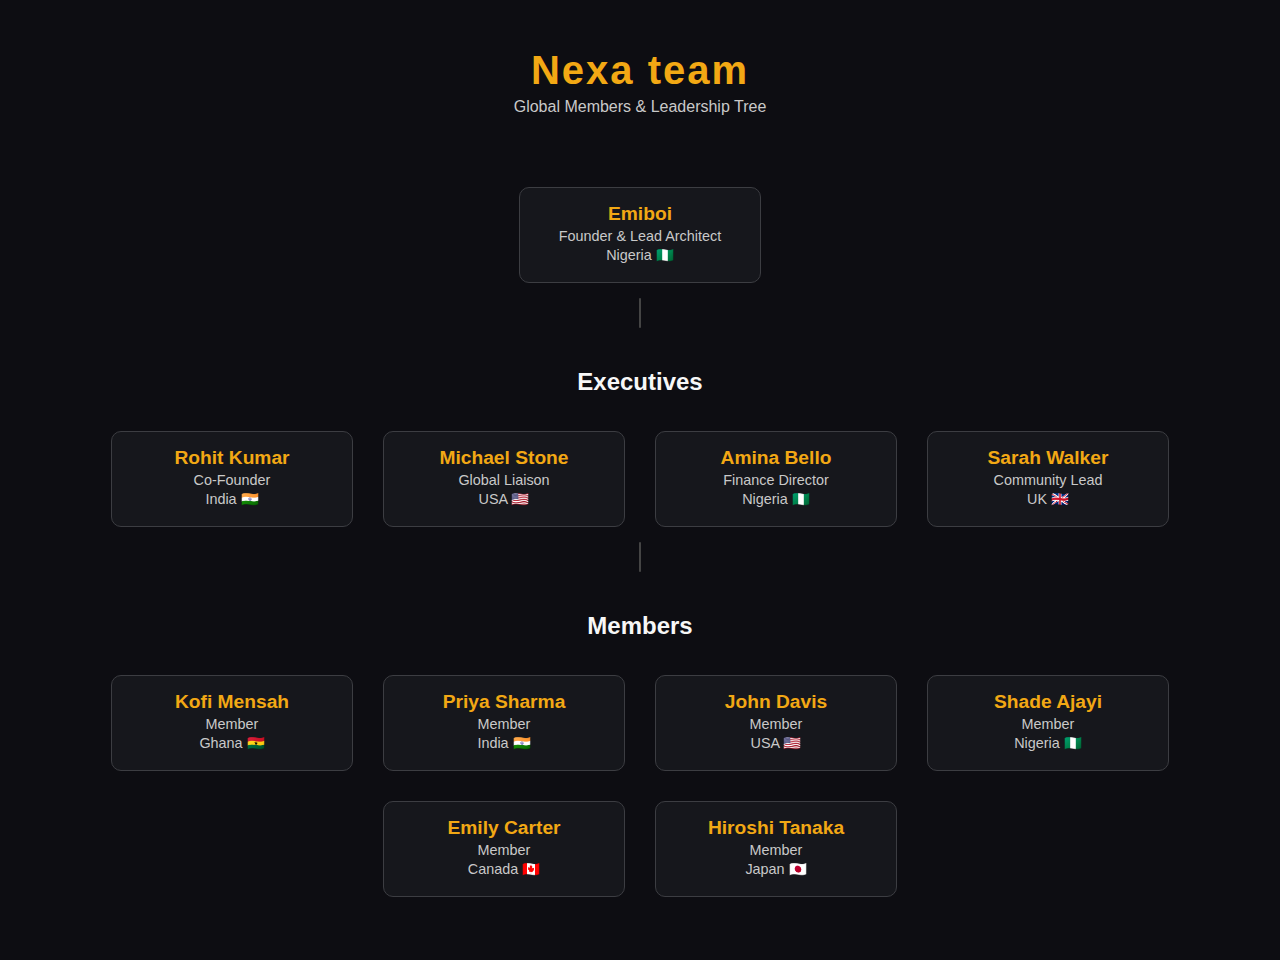
<file: MIN/h.html>
<!DOCTYPE html>
<html lang="en">
<head>
<meta charset="UTF-8">
<title>Nexa Social Club Tree</title>
<style>
  body {
    background: #0d0d12;
    font-family: Arial, sans-serif;
    color: #f7f7f7;
    padding: 40px;
    display: flex;
    justify-content: center;
    flex-direction: column;
    align-items: center;
  }

  /* Header */
  .header {
    text-align: center;
    margin-bottom: 40px;
  }

  .header h1 {
    font-size: 2.5rem;
    color: #F2A814;
    margin: 0;
    letter-spacing: 2px;
  }

  .header p {
    font-size: 1rem;
    color: #c9c9c9;
    margin-top: 5px;
  }

  .tree {
    text-align: center;
  }

  .node {
    background: #16171c;
    border: 1px solid #3c3d42;
    padding: 15px 20px;
    border-radius: 10px;
    display: inline-block;
    margin: 15px;
    min-width: 200px;
  }

  .node h3 {
    margin: 0;
    color: #F2A814;
    font-size: 1.2rem;
  }

  .node p {
    margin: 3px 0;
    font-size: 0.9rem;
    color: #c9c9c9;
  }

  .branch {
    margin-top: 40px;
  }

  .line {
    width: 2px;
    height: 30px;
    background: #444;
    margin: 0 auto;
    border-radius: 5px;
  }

  .row {
    display: flex;
    justify-content: center;
    flex-wrap: wrap;
  }
</style>
</head>
<body>

<!-- Header -->
<div class="header">
  <h1>Nexa team</h1>
  <p>Global Members & Leadership Tree</p>
</div>

<div class="tree">

  <!-- Founder -->
  <div class="node">
    <h3>Emiboi</h3>
    <p>Founder & Lead Architect</p>
    <p>Nigeria 🇳🇬</p>
  </div>

  <div class="line"></div>

  <!-- Executives -->
  <div class="branch">
    <h2>Executives</h2>

    <div class="row">
      <div class="node">
        <h3>Rohit Kumar</h3>
        <p>Co-Founder</p>
        <p>India 🇮🇳</p>
      </div>

      <div class="node">
        <h3>Michael Stone</h3>
        <p>Global Liaison</p>
        <p>USA 🇺🇸</p>
      </div>

      <div class="node">
        <h3>Amina Bello</h3>
        <p>Finance Director</p>
        <p>Nigeria 🇳🇬</p>
      </div>

      <div class="node">
        <h3>Sarah Walker</h3>
        <p>Community Lead</p>
        <p>UK 🇬🇧</p>
      </div>
    </div>
  </div>

  <div class="line"></div>

  <!-- Members -->
  <div class="branch">
    <h2>Members</h2>

    <div class="row">
      <div class="node">
        <h3>Kofi Mensah</h3>
        <p>Member</p>
        <p>Ghana 🇬🇭</p>
      </div>

      <div class="node">
        <h3>Priya Sharma</h3>
        <p>Member</p>
        <p>India 🇮🇳</p>
      </div>

      <div class="node">
        <h3>John Davis</h3>
        <p>Member</p>
        <p>USA 🇺🇸</p>
      </div>

      <div class="node">
        <h3>Shade Ajayi</h3>
        <p>Member</p>
        <p>Nigeria 🇳🇬</p>
      </div>

      <div class="node">
        <h3>Emily Carter</h3>
        <p>Member</p>
        <p>Canada 🇨🇦</p>
      </div>

      <div class="node">
        <h3>Hiroshi Tanaka</h3>
        <p>Member</p>
        <p>Japan 🇯🇵</p>
      </div>
    </div>
  </div>

</div>

</body>
</html>
</file>
